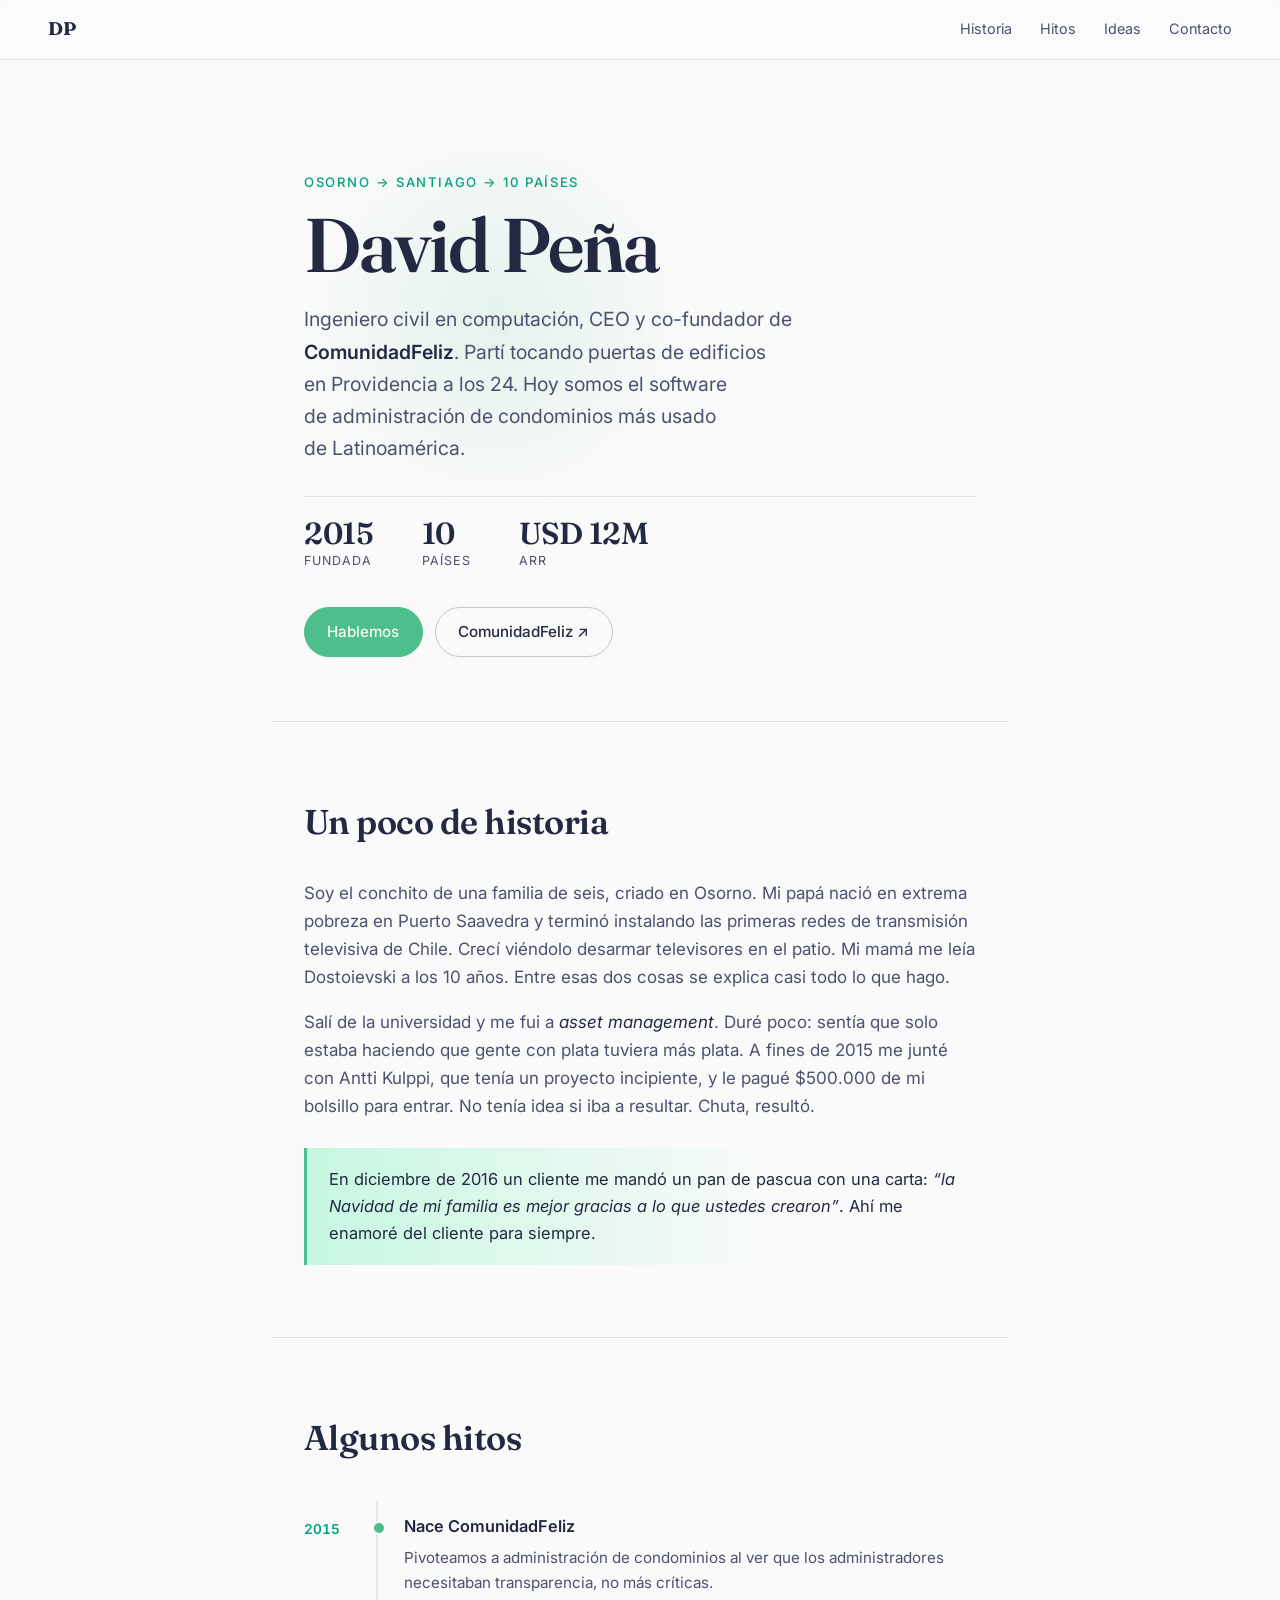
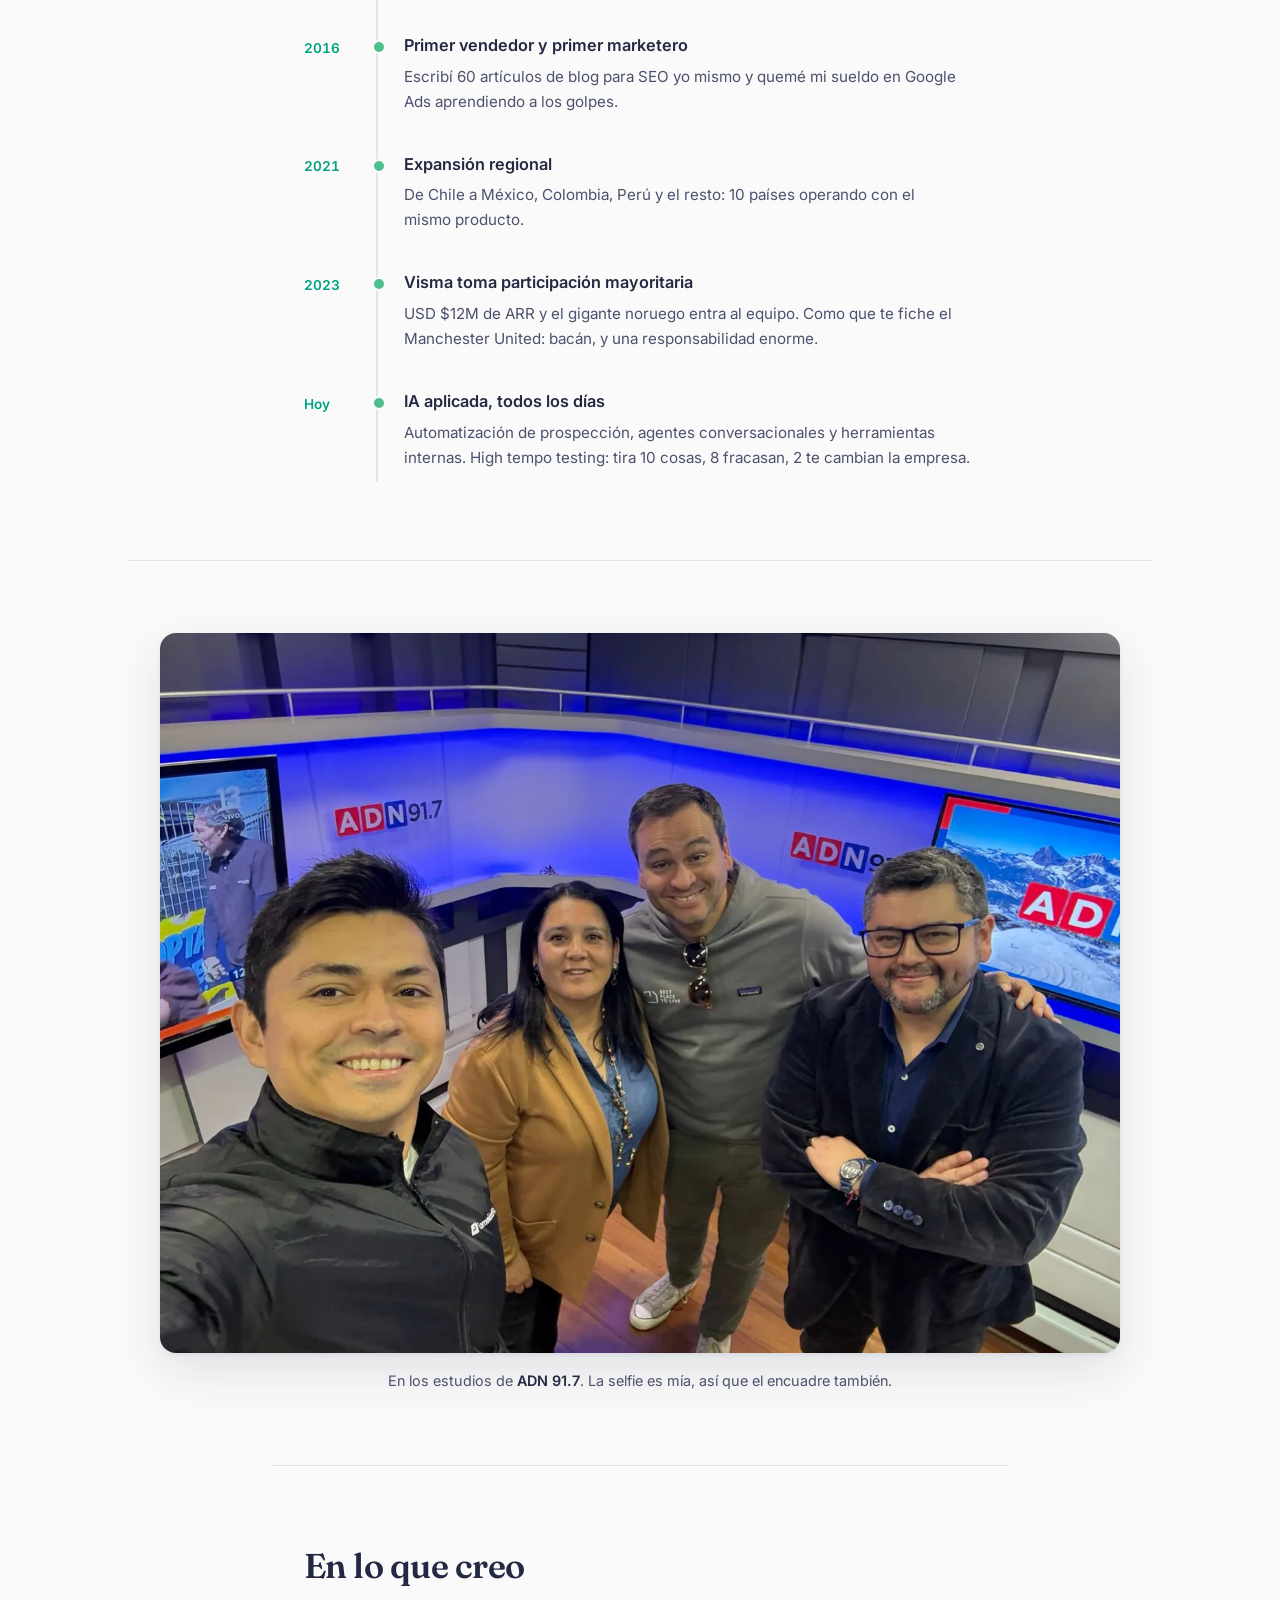
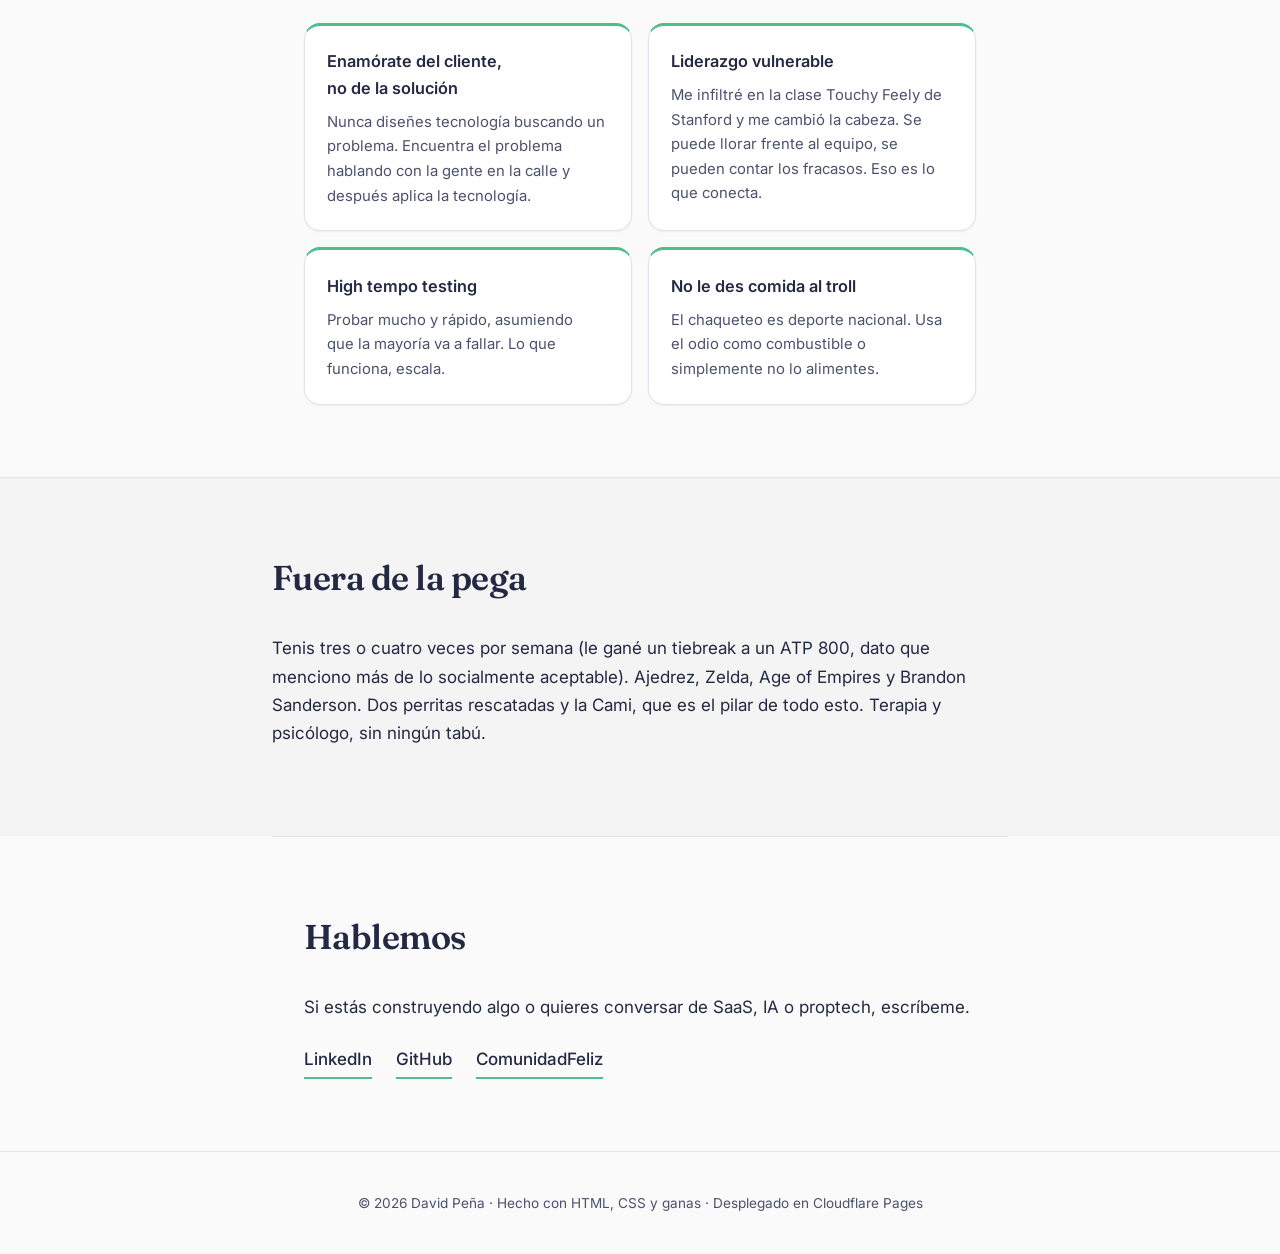
<file: index.html>
<!DOCTYPE html>
<html lang="es">
<head>
<meta charset="utf-8">
<meta name="viewport" content="width=device-width, initial-scale=1">
<title>David Peña — CEO & co-fundador de ComunidadFeliz</title>
<meta name="description" content="David Peña, ingeniero civil en computación, CEO y co-fundador de ComunidadFeliz. SaaS, proptech, inteligencia artificial y liderazgo desde la vulnerabilidad.">
<link rel="canonical" href="https://davidpena-web.pages.dev/">

<!-- Open Graph / redes sociales -->
<meta property="og:type" content="website">
<meta property="og:title" content="David Peña — CEO & co-fundador de ComunidadFeliz">
<meta property="og:description" content="De tocar puertas en Providencia a 10 países. SaaS, proptech e IA.">
<meta property="og:image" content="https://davidpena-web.pages.dev/img/david-adn.jpg">
<meta property="og:locale" content="es_CL">
<meta name="twitter:card" content="summary_large_image">

<link rel="icon" href="img/favicon.svg" type="image/svg+xml">
<link rel="preconnect" href="https://fonts.googleapis.com">
<link rel="preconnect" href="https://fonts.gstatic.com" crossorigin>
<link href="https://fonts.googleapis.com/css2?family=Fraunces:opsz,wght@9..144,400;9..144,600;9..144,700&family=Inter:wght@400;500;600&display=swap" rel="stylesheet">
<link rel="stylesheet" href="styles.css">
</head>
<body>

<a class="skip" href="#contenido">Saltar al contenido</a>

<header class="topbar">
  <a class="brand" href="#contenido">DP</a>
  <nav>
    <a href="#historia">Historia</a>
    <a href="#hitos">Hitos</a>
    <a href="#ideas">Ideas</a>
    <a href="#contacto">Contacto</a>
  </nav>
</header>

<main id="contenido">

  <section class="hero">
    <div class="hero-glow" aria-hidden="true"></div>
    <p class="eyebrow">Osorno → Santiago → 10 países</p>
    <h1>David Peña</h1>
    <p class="lede">
      Ingeniero civil en computación, CEO y co-fundador de
      <strong>ComunidadFeliz</strong>. Partí tocando puertas de edificios en
      Providencia a los 24. Hoy somos el software de administración de
      condominios más usado de Latinoamérica.
    </p>

    <dl class="stats">
      <div><dt>Fundada</dt><dd>2015</dd></div>
      <div><dt>Países</dt><dd>10</dd></div>
      <div><dt>ARR</dt><dd>USD 12M</dd></div>
    </dl>

    <div class="cta">
      <a class="btn btn-primary" href="#contacto">Hablemos</a>
      <a class="btn" href="https://comunidadfeliz.cl" target="_blank" rel="noopener">ComunidadFeliz ↗</a>
    </div>
  </section>

  <section id="historia" class="block reveal">
    <h2>Un poco de historia</h2>
    <div class="prose">
      <p>
        Soy el conchito de una familia de seis, criado en Osorno. Mi papá nació
        en extrema pobreza en Puerto Saavedra y terminó instalando las primeras
        redes de transmisión televisiva de Chile. Crecí viéndolo desarmar
        televisores en el patio. Mi mamá me leía Dostoievski a los 10 años.
        Entre esas dos cosas se explica casi todo lo que hago.
      </p>
      <p>
        Salí de la universidad y me fui a <em>asset management</em>. Duré poco:
        sentía que solo estaba haciendo que gente con plata tuviera más plata.
        A fines de 2015 me junté con Antti Kulppi, que tenía un proyecto
        incipiente, y le pagué $500.000 de mi bolsillo para entrar. No tenía
        idea si iba a resultar. Chuta, resultó.
      </p>
      <blockquote>
        En diciembre de 2016 un cliente me mandó un pan de pascua con una carta:
        <em>“la Navidad de mi familia es mejor gracias a lo que ustedes crearon”</em>.
        Ahí me enamoré del cliente para siempre.
      </blockquote>
    </div>
  </section>

  <section id="hitos" class="block reveal">
    <h2>Algunos hitos</h2>
    <ol class="timeline">
      <li>
        <span class="year">2015</span>
        <div>
          <h3>Nace ComunidadFeliz</h3>
          <p>Pivoteamos a administración de condominios al ver que los administradores necesitaban transparencia, no más críticas.</p>
        </div>
      </li>
      <li>
        <span class="year">2016</span>
        <div>
          <h3>Primer vendedor y primer marketero</h3>
          <p>Escribí 60 artículos de blog para SEO yo mismo y quemé mi sueldo en Google Ads aprendiendo a los golpes.</p>
        </div>
      </li>
      <li>
        <span class="year">2021</span>
        <div>
          <h3>Expansión regional</h3>
          <p>De Chile a México, Colombia, Perú y el resto: 10 países operando con el mismo producto.</p>
        </div>
      </li>
      <li>
        <span class="year">2023</span>
        <div>
          <h3>Visma toma participación mayoritaria</h3>
          <p>USD $12M de ARR y el gigante noruego entra al equipo. Como que te fiche el Manchester United: bacán, y una responsabilidad enorme.</p>
        </div>
      </li>
      <li>
        <span class="year">Hoy</span>
        <div>
          <h3>IA aplicada, todos los días</h3>
          <p>Automatización de prospección, agentes conversacionales y herramientas internas. High tempo testing: tira 10 cosas, 8 fracasan, 2 te cambian la empresa.</p>
        </div>
      </li>
    </ol>
  </section>

  <section class="block block-wide reveal">
    <figure class="foto">
      <picture>
        <source srcset="img/david-adn.webp" type="image/webp">
        <img src="img/david-adn.jpg" width="1400" height="1050" loading="lazy" decoding="async"
             alt="David Peña junto a otras tres personas en el estudio de la radio ADN 91.7.">
      </picture>
      <figcaption>
        En los estudios de <strong>ADN 91.7</strong>. La selfie es mía, así que
        el encuadre también.
      </figcaption>
    </figure>
  </section>

  <section id="ideas" class="block reveal">
    <h2>En lo que creo</h2>
    <div class="cards">
      <article class="card">
        <h3>Enamórate del cliente, no de la solución</h3>
        <p>Nunca diseñes tecnología buscando un problema. Encuentra el problema hablando con la gente en la calle y después aplica la tecnología.</p>
      </article>
      <article class="card">
        <h3>Liderazgo vulnerable</h3>
        <p>Me infiltré en la clase Touchy Feely de Stanford y me cambió la cabeza. Se puede llorar frente al equipo, se pueden contar los fracasos. Eso es lo que conecta.</p>
      </article>
      <article class="card">
        <h3>High tempo testing</h3>
        <p>Probar mucho y rápido, asumiendo que la mayoría va a fallar. Lo que funciona, escala.</p>
      </article>
      <article class="card">
        <h3>No le des comida al troll</h3>
        <p>El chaqueteo es deporte nacional. Usa el odio como combustible o simplemente no lo alimentes.</p>
      </article>
    </div>
  </section>

  <section class="block block-light reveal">
    <h2>Fuera de la pega</h2>
    <p class="prose">
      Tenis tres o cuatro veces por semana (le gané un tiebreak a un ATP 800,
      dato que menciono más de lo socialmente aceptable). Ajedrez, Zelda,
      Age of Empires y Brandon Sanderson. Dos perritas rescatadas y la Cami,
      que es el pilar de todo esto. Terapia y psicólogo, sin ningún tabú.
    </p>
  </section>

  <section id="contacto" class="block reveal">
    <h2>Hablemos</h2>
    <p class="prose">Si estás construyendo algo o quieres conversar de SaaS, IA o proptech, escríbeme.</p>
    <div class="links">
      <a href="https://www.linkedin.com/in/davidpenamartinez/" target="_blank" rel="noopener">LinkedIn</a>
      <a href="https://github.com/davidpenamartinez" target="_blank" rel="noopener">GitHub</a>
      <a href="https://comunidadfeliz.cl" target="_blank" rel="noopener">ComunidadFeliz</a>
    </div>
  </section>

</main>

<footer>
  <p>© <span id="year">2026</span> David Peña · Hecho con HTML, CSS y ganas · Desplegado en Cloudflare Pages</p>
</footer>

<script>
  document.getElementById('year').textContent = new Date().getFullYear();

  // Aparición suave al hacer scroll.
  // El contenido solo se esconde si el efecto puede correr de verdad: sin JS,
  // o si el sistema pide menos movimiento, nunca se agrega .anim y todo se ve.
  var menosMovimiento = window.matchMedia('(prefers-reduced-motion: reduce)').matches;

  if (!menosMovimiento && 'IntersectionObserver' in window) {
    var secciones = document.querySelectorAll('.reveal');
    var mostrarTodo = function () {
      secciones.forEach(function (el) { el.classList.add('visible'); });
    };

    document.documentElement.classList.add('anim');

    var observerVivo = false;
    var obs = new IntersectionObserver(function (entradas) {
      observerVivo = true;
      entradas.forEach(function (e) {
        if (e.isIntersecting) { e.target.classList.add('visible'); obs.unobserve(e.target); }
      });
    }, { rootMargin: '0px 0px -10% 0px' });

    secciones.forEach(function (el) { obs.observe(el); });

    // Red de seguridad: el observer siempre dispara al menos una vez al
    // empezar a observar. Si a los 2 segundos no lo hizo (pestaña congelada,
    // navegador raro), mostramos todo antes que dejar la página en blanco.
    setTimeout(function () { if (!observerVivo) mostrarTodo(); }, 2000);
  }
</script>

</body>
</html>
</file>
<file: styles.css>
/* ---------------------------------------------------------------
   David Peña — hoja de estilos
   Todo en un solo archivo, sin frameworks ni build step.

   Paleta: verde de marca de ComunidadFeliz.
   Regla del design system: #4CBF8C se usa como RELLENO (botones,
   bordes, acentos). Para TEXTO en verde sobre blanco el único valor
   accesible en WCAG es #00A27F — por eso hay dos tokens distintos.
   --------------------------------------------------------------- */

:root {
  --bg:           #fafafa;
  --bg-alt:       #f4f4f4;
  --ink:          #232942;
  --ink-soft:     #4c516d;
  --line:         #e2e4ea;
  --line-strong:  #c4c6cf;

  --accent:       #4cbf8c;  /* relleno: botones, bordes, subrayados */
  --accent-text:  #00a27f;  /* texto verde accesible sobre claro */
  --accent-hover: #50d6a5;
  --accent-soft:  #c6f7e1;  /* fondos verdes suaves */
  --on-accent:    #fafafa;  /* texto sobre relleno verde */

  --card:         #ffffff;
  --shadow-sm:    0 1px 2px rgba(35,41,66,.06);
  --shadow-md:    0 1px 2px rgba(35,41,66,.06), 0 10px 30px rgba(35,41,66,.07);
  --shadow-lg:    0 2px 4px rgba(35,41,66,.06), 0 18px 50px rgba(35,41,66,.12);

  --maxw:         46rem;
  --maxw-wide:    64rem;
  --radius:       16px;
}

@media (prefers-color-scheme: dark) {
  :root {
    --bg:          #1d1d28;
    --bg-alt:      #272733;
    --ink:         #fafafa;
    --ink-soft:    #a9acb9;
    --line:        #32323f;
    --line-strong: #3e3e51;

    /* sobre fondo oscuro el verde claro es el que rinde en contraste */
    --accent:      #4cbf8c;
    --accent-text: #50d6a5;
    --accent-soft: #1f3b32;

    --card:        #272733;
    --shadow-sm:   0 1px 2px rgba(0,0,28,.4);
    --shadow-md:   0 1px 2px rgba(0,0,28,.4), 0 10px 30px rgba(0,0,28,.35);
    --shadow-lg:   0 2px 4px rgba(0,0,28,.4), 0 18px 50px rgba(0,0,28,.45);
  }
}

* { box-sizing: border-box; }

html { scroll-behavior: smooth; }

body {
  margin: 0;
  background: var(--bg);
  color: var(--ink);
  font-family: 'Inter', -apple-system, BlinkMacSystemFont, 'Segoe UI', sans-serif;
  font-size: 17px;
  line-height: 1.65;
  -webkit-font-smoothing: antialiased;
  text-rendering: optimizeLegibility;
}

img { max-width: 100%; height: auto; display: block; }

::selection { background: var(--accent); color: var(--on-accent); }

:focus-visible {
  outline: 2px solid var(--accent-text);
  outline-offset: 3px;
  border-radius: 4px;
}

.skip { position: absolute; left: -9999px; }
.skip:focus {
  left: 1rem; top: 1rem;
  background: var(--accent); color: var(--on-accent);
  padding: .5rem 1rem; border-radius: 8px; z-index: 10;
}

/* --- Barra superior --- */
.topbar {
  position: sticky; top: 0; z-index: 5;
  display: flex; align-items: center; justify-content: space-between;
  gap: 1rem;
  padding: .9rem clamp(1rem, 5vw, 3rem);
  background: color-mix(in srgb, var(--bg) 82%, transparent);
  backdrop-filter: blur(12px);
  border-bottom: 1px solid var(--line);
}

.brand {
  font-family: 'Fraunces', Georgia, serif;
  font-weight: 700;
  font-size: 1.15rem;
  letter-spacing: .02em;
  color: var(--ink);
  text-decoration: none;
}
.brand:hover { color: var(--accent-text); }

.topbar nav {
  display: flex;
  flex-wrap: wrap;
  gap: clamp(.75rem, 3vw, 1.75rem);
}

.topbar nav a {
  position: relative;
  color: var(--ink-soft);
  text-decoration: none;
  font-size: .9rem;
  white-space: nowrap;
  padding-bottom: 2px;
}
.topbar nav a::after {
  content: '';
  position: absolute; left: 0; right: 0; bottom: 0;
  height: 2px; border-radius: 2px;
  background: var(--accent);
  transform: scaleX(0);
  transform-origin: left;
  transition: transform .2s ease;
}
.topbar nav a:hover { color: var(--ink); }
.topbar nav a:hover::after { transform: scaleX(1); }

/* --- Hero --- */
.hero {
  position: relative;
  max-width: var(--maxw);
  margin: 0 auto;
  padding: clamp(3.5rem, 12vw, 7rem) clamp(1.25rem, 5vw, 2rem) clamp(2.5rem, 7vw, 4rem);
}

/* Halo verde muy tenue detrás del titular. Decorativo. */
.hero-glow {
  position: absolute;
  top: clamp(1rem, 5vw, 3rem);
  left: clamp(.5rem, 4vw, 1rem);
  width: min(26rem, 80%);
  aspect-ratio: 1;
  background: radial-gradient(circle, var(--accent) 0%, transparent 68%);
  opacity: .13;
  filter: blur(18px);
  pointer-events: none;
  z-index: -1;
}

.eyebrow {
  margin: 0 0 .75rem;
  font-size: .82rem;
  font-weight: 500;
  letter-spacing: .12em;
  text-transform: uppercase;
  color: var(--accent-text);
}

h1 {
  font-family: 'Fraunces', Georgia, serif;
  font-weight: 600;
  font-size: clamp(2.75rem, 11vw, 4.75rem);
  line-height: 1.02;
  letter-spacing: -.025em;
  margin: 0 0 1.25rem;
}

.lede {
  font-size: clamp(1.05rem, 2.6vw, 1.22rem);
  color: var(--ink-soft);
  margin: 0 0 2rem;
  max-width: 34rem;
  text-wrap: pretty;
}
.lede strong { color: var(--ink); font-weight: 600; }

/* --- Cifras del hero --- */
.stats {
  display: flex;
  flex-wrap: wrap;
  gap: clamp(1.5rem, 6vw, 3rem);
  margin: 0 0 2.25rem;
  padding: 1.25rem 0 0;
  border-top: 1px solid var(--line);
}
.stats div { display: flex; flex-direction: column-reverse; }
.stats dt {
  font-size: .78rem;
  letter-spacing: .08em;
  text-transform: uppercase;
  color: var(--ink-soft);
}
.stats dd {
  margin: 0;
  font-family: 'Fraunces', Georgia, serif;
  font-size: clamp(1.5rem, 5vw, 1.9rem);
  font-weight: 600;
  line-height: 1.1;
  letter-spacing: -.01em;
  white-space: nowrap;
}

.cta { display: flex; flex-wrap: wrap; gap: .75rem; }

.btn {
  display: inline-block;
  padding: .7rem 1.4rem;
  border: 1px solid var(--line-strong);
  border-radius: 999px;
  color: var(--ink);
  text-decoration: none;
  font-size: .95rem;
  font-weight: 500;
  white-space: nowrap;
  transition: transform .15s ease, border-color .15s ease,
              background-color .15s ease, box-shadow .15s ease;
}
.btn:hover {
  transform: translateY(-2px);
  border-color: var(--accent);
  box-shadow: var(--shadow-sm);
}

.btn-primary {
  background: var(--accent);
  border-color: var(--accent);
  color: var(--on-accent);
  box-shadow: var(--shadow-sm);
}
.btn-primary:hover {
  background: var(--accent-hover);
  border-color: var(--accent-hover);
  box-shadow: var(--shadow-md);
}

/* --- Bloques --- */
.block {
  max-width: var(--maxw);
  margin: 0 auto;
  padding: clamp(2.75rem, 8vw, 4.5rem) clamp(1.25rem, 5vw, 2rem);
  border-top: 1px solid var(--line);
}

.block-wide { max-width: var(--maxw-wide); }

.block-light {
  background: var(--bg-alt);
  max-width: none;
}
.block-light > * { max-width: var(--maxw); margin-inline: auto; }

h2 {
  font-family: 'Fraunces', Georgia, serif;
  font-weight: 600;
  font-size: clamp(1.7rem, 5vw, 2.15rem);
  letter-spacing: -.015em;
  margin: 0 0 1.75rem;
}

.prose p { margin: 0 0 1.1rem; color: var(--ink-soft); text-wrap: pretty; }
.prose p:last-child { margin-bottom: 0; }
.prose em { color: var(--ink); font-style: italic; }

blockquote {
  margin: 1.75rem 0 0;
  padding: 1.1rem 0 1.1rem 1.4rem;
  border-left: 3px solid var(--accent);
  background: linear-gradient(90deg, var(--accent-soft), transparent 70%);
  border-radius: 0 8px 8px 0;
  color: var(--ink);
  font-size: 1.03rem;
  text-wrap: pretty;
}
blockquote em { font-style: italic; }

/* --- Línea de tiempo --- */
.timeline {
  list-style: none;
  margin: 0;
  padding: 0;
  position: relative;
}
/* Riel vertical que une los hitos */
.timeline::before {
  content: '';
  position: absolute;
  left: 4.5rem;
  top: .4rem; bottom: .4rem;
  width: 2px;
  background: var(--line);
}

.timeline li {
  position: relative;
  display: grid;
  grid-template-columns: 4.5rem 1fr;
  gap: 1.75rem;
  padding: 1.15rem 0;
}

/* Punto verde sobre el riel */
.timeline li::before {
  content: '';
  position: absolute;
  left: calc(4.5rem - 4px);
  top: 1.65rem;
  width: 10px; height: 10px;
  border-radius: 50%;
  background: var(--accent);
  border: 2px solid var(--bg);
}

.year {
  font-variant-numeric: tabular-nums;
  font-size: .85rem;
  font-weight: 600;
  color: var(--accent-text);
  padding-top: .3rem;
}

.timeline h3 { margin: 0 0 .3rem; font-size: 1.02rem; font-weight: 600; }
.timeline p  { margin: 0; color: var(--ink-soft); font-size: .95rem; text-wrap: pretty; }

/* --- Foto --- */
.foto { margin: 0; }
.foto picture { display: block; }
.foto img {
  width: 100%;
  border-radius: var(--radius);
  box-shadow: var(--shadow-lg);
}
.foto figcaption {
  margin-top: 1rem;
  color: var(--ink-soft);
  font-size: .9rem;
  text-align: center;
  text-wrap: pretty;
}
.foto figcaption strong { color: var(--ink); font-weight: 600; }

/* --- Tarjetas de ideas --- */
.cards {
  display: grid;
  grid-template-columns: repeat(auto-fit, minmax(15rem, 1fr));
  gap: 1rem;
}

.card {
  background: var(--card);
  border: 1px solid var(--line);
  border-top: 3px solid var(--accent);
  border-radius: var(--radius);
  padding: 1.4rem;
  box-shadow: var(--shadow-sm);
  transition: transform .18s ease, box-shadow .18s ease;
}
.card:hover { transform: translateY(-3px); box-shadow: var(--shadow-md); }
.card h3 { margin: 0 0 .5rem; font-size: 1.02rem; font-weight: 600; text-wrap: balance; }
.card p  { margin: 0; color: var(--ink-soft); font-size: .93rem; text-wrap: pretty; }

/* --- Contacto --- */
.links { display: flex; flex-wrap: wrap; gap: 1.5rem; margin-top: 1.5rem; }
.links a {
  color: var(--ink);
  text-decoration: none;
  border-bottom: 2px solid var(--accent);
  padding-bottom: 3px;
  font-weight: 500;
  transition: color .15s ease, border-color .15s ease;
}
.links a:hover { color: var(--accent-text); border-color: var(--accent-text); }

/* --- Pie --- */
footer {
  border-top: 1px solid var(--line);
  padding: 2.5rem clamp(1.25rem, 5vw, 2rem);
  text-align: center;
}
footer p { margin: 0; color: var(--ink-soft); font-size: .85rem; text-wrap: pretty; }

/* --- Aparición al hacer scroll ---
   Solo se activa si el JS añadió .anim al <html>, y el JS no lo hace
   cuando el sistema pide menos movimiento. Sin JS, todo visible. */
.anim .reveal {
  opacity: 0;
  transform: translateY(14px);
  transition: opacity .55s ease, transform .55s ease;
}
.anim .reveal.visible { opacity: 1; transform: none; }

@media (prefers-reduced-motion: reduce) {
  html { scroll-behavior: auto; }
  * { transition: none !important; animation: none !important; }
  .anim .reveal { opacity: 1; transform: none; }
}

/* --- Ajustes de pantalla chica --- */
@media (max-width: 30rem) {
  .timeline::before { left: 3.25rem; }
  .timeline li { grid-template-columns: 3.25rem 1fr; gap: 1.25rem; }
  .timeline li::before { left: calc(3.25rem - 4px); }
  .stats { gap: 1.25rem 2rem; }
}
</file>
